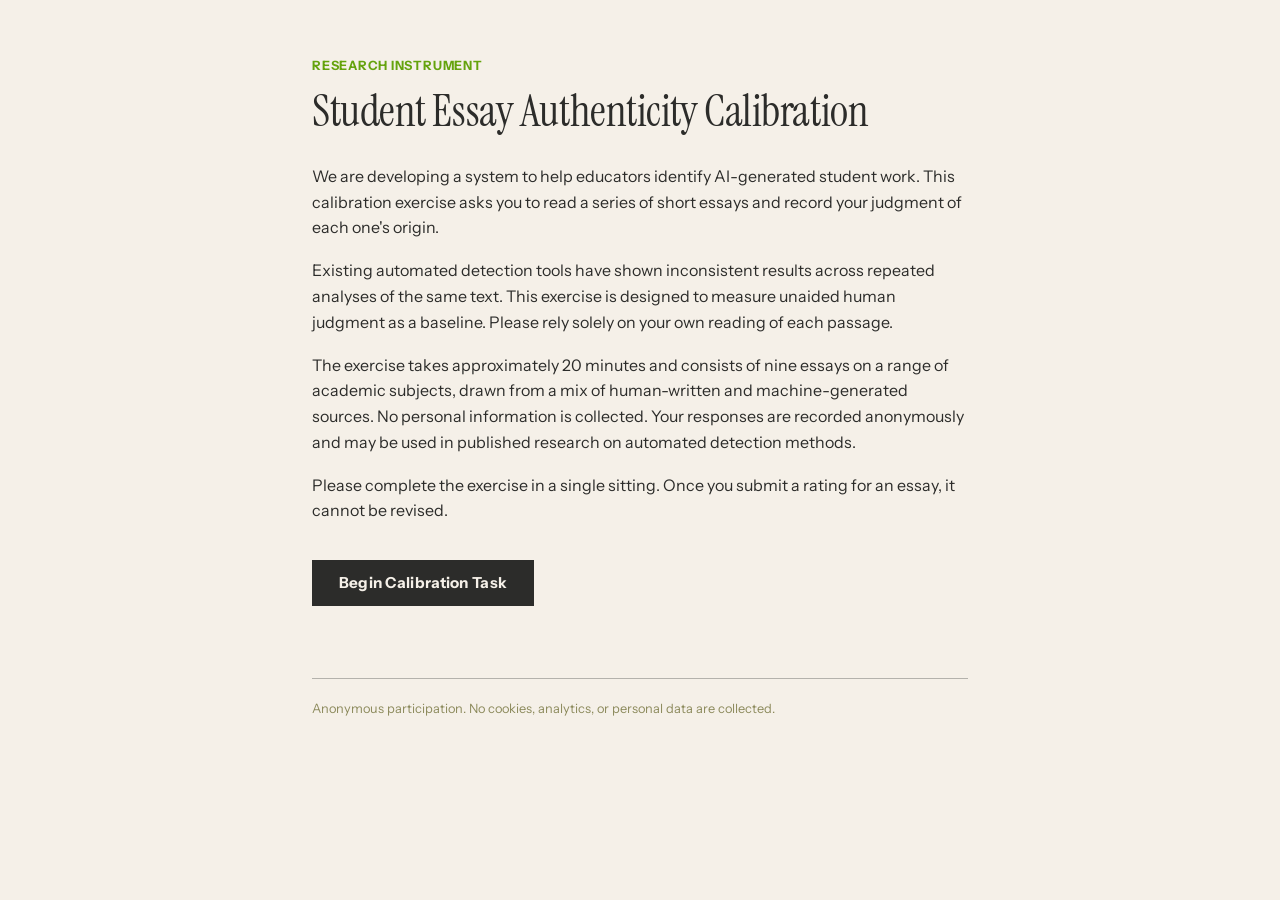
<file: index.html>
<!DOCTYPE html>
<html lang="en">
<head>
<meta charset="utf-8">
<meta name="viewport" content="width=device-width, initial-scale=1">
<meta name="robots" content="index, follow">
<title>Student Essay Authenticity Calibration</title>
<meta name="description" content="A brief, anonymous volunteer exercise: read a series of short academic essays and judge whether each was written by a person or generated by AI. Helps calibrate tools for identifying AI-generated student work. About 20 minutes; no personal information collected.">
<meta name="keywords" content="AI detection, AI-generated text, human vs AI writing, AI writing detector, student essays, AI text identification, calibration study">
<link rel="canonical" href="https://candc3d.github.io/detection-experiment/">
<meta property="og:type" content="website">
<meta property="og:site_name" content="Student Essay Authenticity Calibration">
<meta property="og:title" content="Student Essay Authenticity Calibration">
<meta property="og:description" content="A brief, anonymous volunteer exercise: read short academic essays and judge whether each was written by a person or generated by AI. About 20 minutes.">
<meta property="og:url" content="https://candc3d.github.io/detection-experiment/">
<meta name="twitter:card" content="summary">
<meta name="twitter:title" content="Student Essay Authenticity Calibration">
<meta name="twitter:description" content="A brief, anonymous volunteer exercise in judging whether essays are human-written or AI-generated. About 20 minutes.">
<script type="application/ld+json">
{"@context":"https://schema.org","@type":"WebSite","name":"Student Essay Authenticity Calibration","url":"https://candc3d.github.io/detection-experiment/","description":"A volunteer exercise in judging whether short academic essays were written by a person or generated by AI, supporting research on automated detection of AI-generated student work."}
</script>
<link rel="preconnect" href="https://fonts.googleapis.com">
<link rel="preconnect" href="https://fonts.gstatic.com" crossorigin>
<link rel="stylesheet" href="https://fonts.googleapis.com/css2?family=Instrument+Sans:wght@400;700&family=Instrument+Serif&family=DM+Mono&display=swap">
<link rel="stylesheet" href="assets/style.css">
</head>
<body>
<noscript>
<div class="noscript">This calibration exercise requires JavaScript. Please enable JavaScript and reload the page.</div>
</noscript>
<main class="container">
  <header class="site-header">
    <p class="eyebrow">Research Instrument</p>
    <h1>Student Essay Authenticity Calibration</h1>
  </header>

  <section class="prose">
    <p>We are developing a system to help educators identify AI-generated student work. This calibration exercise asks you to read a series of short essays and record your judgment of each one's origin.</p>

    <p>Existing automated detection tools have shown inconsistent results across repeated analyses of the same text. This exercise is designed to measure unaided human judgment as a baseline. Please rely solely on your own reading of each passage.</p>

    <p>The exercise takes approximately 20 minutes and consists of nine essays on a range of academic subjects, drawn from a mix of human-written and machine-generated sources. No personal information is collected. Your responses are recorded anonymously and may be used in published research on automated detection methods.</p>

    <p>Please complete the exercise in a single sitting. Once you submit a rating for an essay, it cannot be revised.</p>
  </section>

  <div class="action-row">
    <a href="experiment.html" class="button-primary">Begin Calibration Task</a>
  </div>

  <footer class="site-footer">
    <p>Anonymous participation. No cookies, analytics, or personal data are collected.</p>
  </footer>
</main>
</body>
</html>
</file>
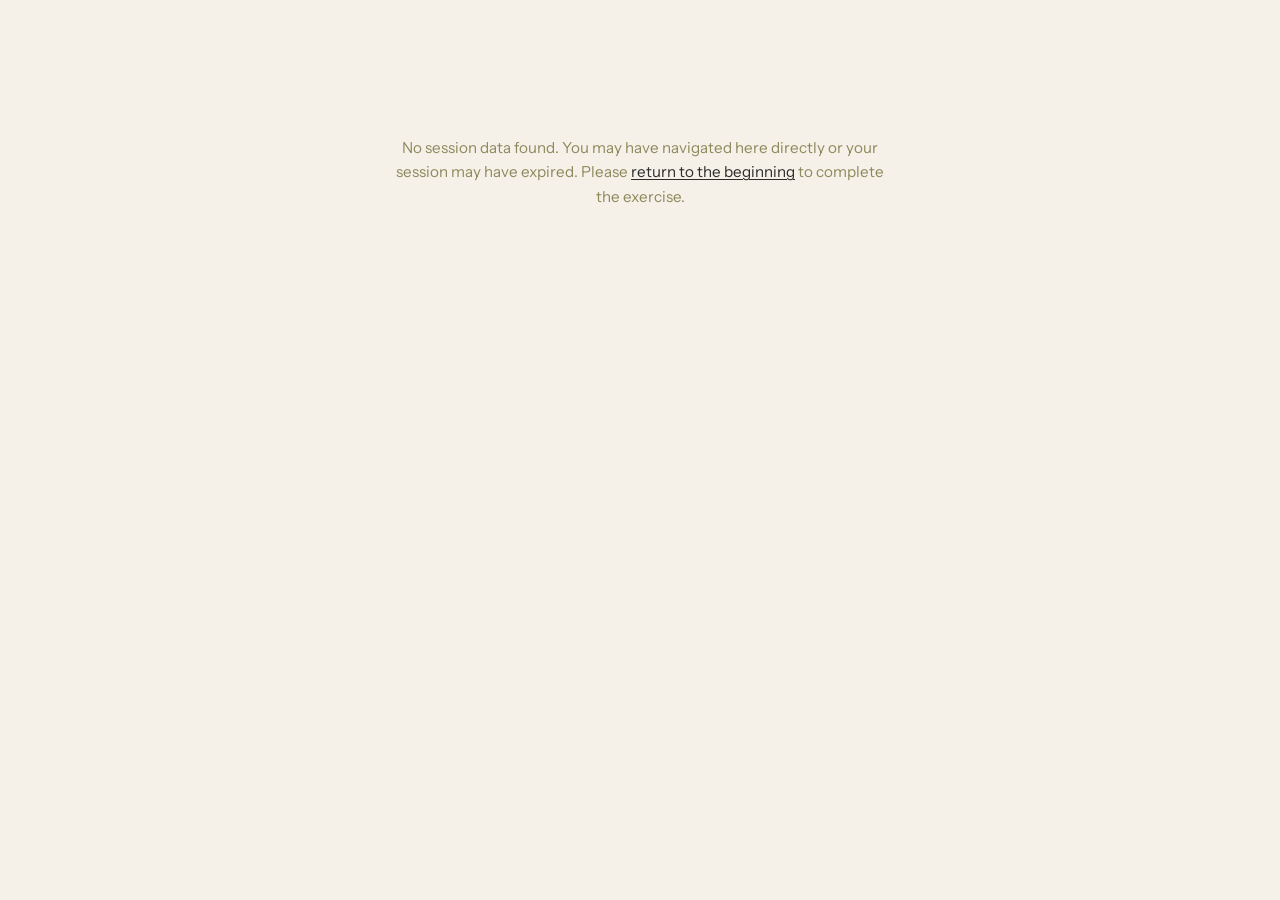
<file: debrief.html>
<!DOCTYPE html>
<html lang="en">
<head>
<meta charset="utf-8">
<meta name="viewport" content="width=device-width, initial-scale=1">
<meta name="robots" content="noindex">
<title>Debrief</title>
<link rel="preconnect" href="https://fonts.googleapis.com">
<link rel="preconnect" href="https://fonts.gstatic.com" crossorigin>
<link rel="stylesheet" href="https://fonts.googleapis.com/css2?family=Instrument+Sans:wght@400;700&family=Instrument+Serif&family=DM+Mono&display=swap">
<link rel="stylesheet" href="assets/style.css">
</head>
<body>
<noscript>
<div class="noscript">This page requires JavaScript to display your debrief.</div>
</noscript>

<main class="container">
  <div id="debrief-content" hidden>
    <header class="site-header">
      <p class="eyebrow">Debrief</p>
      <h1>Thank you for participating.</h1>
    </header>

    <section class="prose">
      <p>The exercise you just completed was not a calibration tool for an AI-detection system. It was an experiment designed to test whether people can reliably distinguish human-written text from AI-generated text &mdash; and whether the confidence they bring to that judgment is warranted.</p>

      <p id="branch-reveal">You were assigned to Branch <strong id="branch-letter">&mdash;</strong>.</p>

      <div id="branch-explanation"></div>

      <h2>Your ratings</h2>
      <div id="summary-block" class="summary-block"></div>

      <h2>A note on the texts</h2>
      <p>One essay in the corpus (Andy Warhol, Grok) is a sub-paragraph cut at a sentence boundary; all 49 other excerpts end at paragraph boundaries.</p>

      <h2>A request</h2>
      <p>If you found this exercise interesting, we ask that you share the link with others who might take it. The experiment's findings are strongest with a larger participant pool, and the design depends on participants not knowing the real question in advance &mdash; so please do not describe the nature of the experiment to people you plan to send it to.</p>

      <div class="share-row">
        <input type="text" id="share-url" readonly>
        <button type="button" class="button-secondary" id="copy-button">Copy link</button>
      </div>
      <p class="share-confirm" id="copy-confirm" hidden>Link copied.</p>
    </section>

    <footer class="site-footer">
      <p>Your responses have been recorded anonymously.</p>
    </footer>
  </div>

  <div id="debrief-fallback" class="debrief-fallback" hidden>
    <p>No session data found. You may have navigated here directly or your session may have expired. Please <a href="index.html">return to the beginning</a> to complete the exercise.</p>
  </div>
</main>

<script>
(function () {
  const contentEl = document.getElementById('debrief-content');
  const fallbackEl = document.getElementById('debrief-fallback');

  let payload = null;
  try { payload = window.sessionStorage.getItem('debrief_payload'); } catch (_) {}

  let data = null;
  if (payload) {
    try { data = JSON.parse(payload); } catch (_) { data = null; }
  }

  if (!data || !data.branch || !Array.isArray(data.responses)) {
    fallbackEl.hidden = false;
    return;
  }

  contentEl.hidden = false;

  const branchEl = document.getElementById('branch-letter');
  const explanationEl = document.getElementById('branch-explanation');
  const summaryEl = document.getElementById('summary-block');

  {
    branchEl.textContent = data.branch;

    const responses = data.responses || [];
    const NAIVE_SOURCES = ['ChatGPT', 'DeepSeek', 'Grok'];
    const meanFor = (filterFn) => {
      const subset = responses.filter(filterFn);
      if (!subset.length) return null;
      return (subset.reduce((s, r) => s + Number(r.human_likeness || 0), 0) / subset.length).toFixed(2);
    };
    const avgLikeness = responses.length
      ? (responses.reduce((s, r) => s + Number(r.human_likeness || 0), 0) / responses.length).toFixed(2)
      : '—';
    const humanAvg = meanFor(r => r.source === 'Human');
    const naiveAvg = meanFor(r => NAIVE_SOURCES.indexOf(r.source) !== -1);
    const evasiveAvg = meanFor(r => r.source === 'Evasive');

    let explanation = '';
    if (data.branch === 'A') {
      explanation = `
        <p>You were told that the nine essays were AI-generated. In fact, <strong>all nine were written by human students</strong>. Your average human-likeness rating was <strong>${avgLikeness}</strong> out of 5. A rating below 5 means you judged at least some human writing as machine-like &mdash; a false positive under the framing you were given.</p>
        <p>Branch A measures how the "AI" framing biases perception of writing that is, in fact, entirely human.</p>`;
    } else if (data.branch === 'B') {
      explanation = `
        <p>You were told that the essays were a mix of human and AI writing. In fact, <strong>all nine were AI-generated</strong>, drawn from ChatGPT, DeepSeek, and Grok (three essays from each). Your average human-likeness rating was <strong>${avgLikeness}</strong> out of 5. Any rating above 1 indicates that at least some AI writing read as plausibly human to you.</p>
        <p>Branch B measures how readily AI prose passes as human when a reader is told some of it might be.</p>`;
    } else if (data.branch === 'C') {
      const humanMean = humanAvg ?? '—';
      const naiveMean = naiveAvg ?? '—';
      const evasiveMean = evasiveAvg ?? '—';
      const evasionGap = (naiveAvg !== null && evasiveAvg !== null)
        ? (Number(evasiveAvg) - Number(naiveAvg)).toFixed(2)
        : '—';
      explanation = `
        <p>You were told that the essays were a mix of human and AI writing. In fact, you read <strong>three human-written essays, three unmodified AI essays</strong> (one each from ChatGPT, DeepSeek, and Grok), <strong>and three AI essays that were prompted to mimic human writing</strong> &mdash; presented in random order.</p>
        <ul>
          <li>Average rating you gave the <strong>human</strong> essays: ${humanMean} / 5</li>
          <li>Average rating you gave the <strong>standard AI</strong> essays: ${naiveMean} / 5</li>
          <li>Average rating you gave the <strong>evasive AI</strong> essays: ${evasiveMean} / 5</li>
          <li>Evasion lift (evasive &minus; standard AI): ${evasionGap}</li>
        </ul>
        <p>The gap between your human and AI means measures whether you discriminated at all. The evasion lift measures whether AI prompted to mimic human writing read as more human-like to you than unmodified AI output.</p>`;
    }

    explanationEl.innerHTML = explanation;

    const confidence = data.self_assessment != null ? data.self_assessment : '—';
    summaryEl.innerHTML = `
      <p>You rated your general ability to distinguish AI from human writing at <strong>${confidence}</strong> out of 5.</p>
      <p>Your ratings have been recorded and will contribute to the published findings.</p>
    `;

    window.sessionStorage.removeItem('debrief_payload');
  }

  const shareInput = document.getElementById('share-url');
  const shareUrl = window.location.origin + window.location.pathname.replace(/debrief\.html$/, '');
  shareInput.value = shareUrl;

  document.getElementById('copy-button').addEventListener('click', function () {
    shareInput.select();
    shareInput.setSelectionRange(0, shareInput.value.length);
    let ok = false;
    try {
      if (navigator.clipboard && navigator.clipboard.writeText) {
        navigator.clipboard.writeText(shareInput.value);
        ok = true;
      } else {
        ok = document.execCommand('copy');
      }
    } catch (_) { ok = false; }
    const confirmEl = document.getElementById('copy-confirm');
    confirmEl.textContent = ok ? 'Link copied.' : 'Press Ctrl/Cmd+C to copy.';
    confirmEl.hidden = false;
  });
})();
</script>
</body>
</html>
</file>
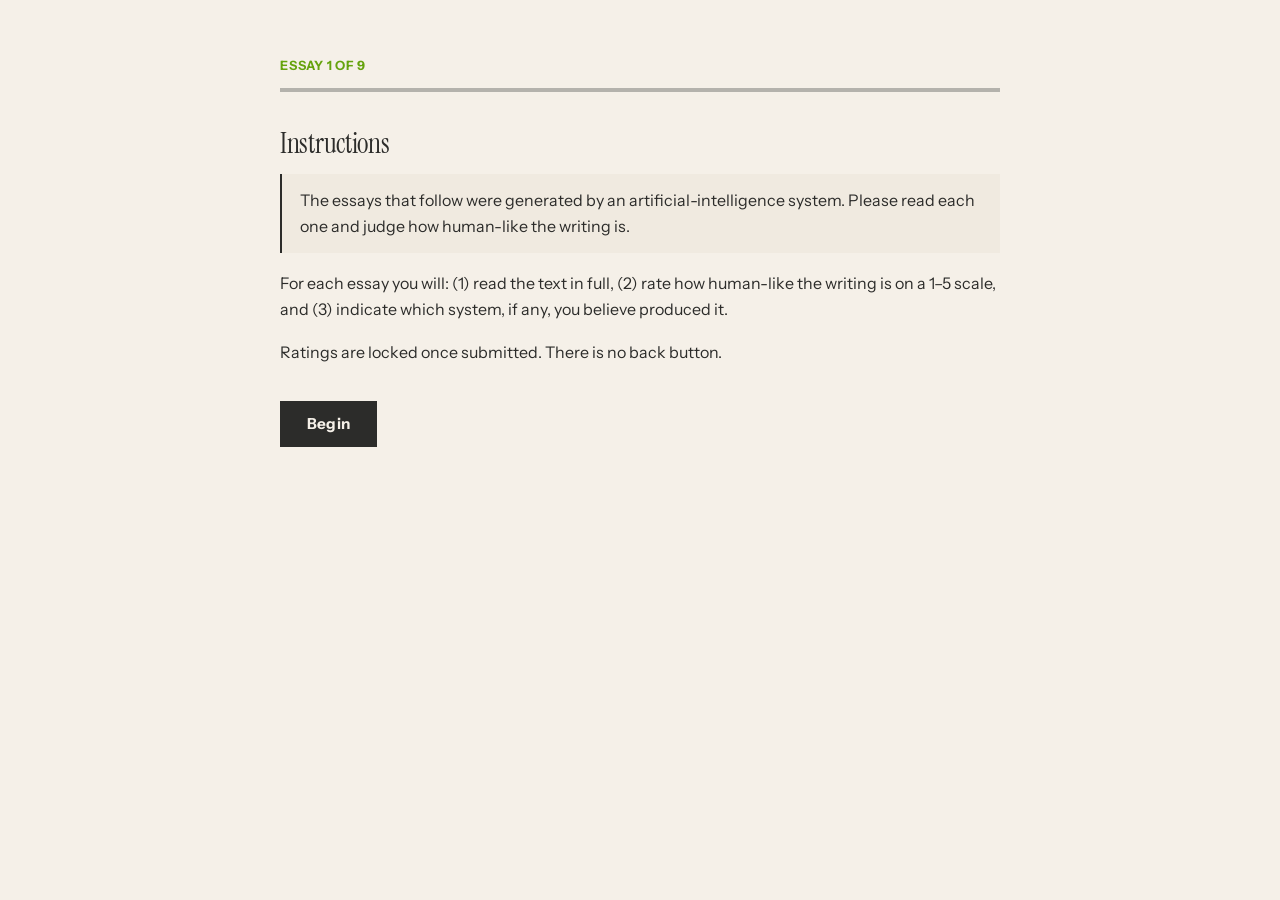
<file: experiment.html>
<!DOCTYPE html>
<html lang="en">
<head>
<meta charset="utf-8">
<meta name="viewport" content="width=device-width, initial-scale=1">
<meta name="robots" content="noindex">
<title>Calibration Task</title>
<link rel="preconnect" href="https://fonts.googleapis.com">
<link rel="preconnect" href="https://fonts.gstatic.com" crossorigin>
<link rel="stylesheet" href="https://fonts.googleapis.com/css2?family=Instrument+Sans:wght@400;700&family=Instrument+Serif&family=DM+Mono&display=swap">
<link rel="stylesheet" href="assets/style.css">
</head>
<body>
<noscript>
<div class="noscript">This calibration exercise requires JavaScript. Please enable JavaScript and reload the page.</div>
</noscript>

<main class="container container-wide">
  <header class="experiment-header">
    <p class="eyebrow" id="progress-label">Essay 1 of 9</p>
    <div class="progress-bar" aria-hidden="true"><div class="progress-fill" id="progress-fill"></div></div>
  </header>

  <section id="instructions-panel" class="panel" hidden>
    <h2>Instructions</h2>
    <p id="instructions-text"></p>
    <p>For each essay you will: (1) read the text in full, (2) rate how human-like the writing is on a 1&ndash;5 scale, and (3) indicate which system, if any, you believe produced it.</p>
    <p>Ratings are locked once submitted. There is no back button.</p>
    <div class="action-row">
      <button type="button" class="button-primary" id="start-button">Begin</button>
    </div>
  </section>

  <section id="essay-panel" class="panel" hidden>
    <article class="essay">
      <h2 id="essay-topic"></h2>
      <div id="essay-text" class="essay-text"></div>
    </article>

    <form id="rating-form" class="rating-form" novalidate>
      <fieldset class="rating-fieldset">
        <legend>How human-like is this essay's writing?</legend>
        <div class="scale" id="likeness-scale" role="radiogroup" aria-label="Human-likeness rating">
          <!-- 1..5 injected -->
        </div>
        <div class="scale-labels"><span>Least human-like</span><span>Most human-like</span></div>
      </fieldset>

      <fieldset class="attribution-fieldset">
        <legend>If AI was used to generate this essay, which system do you think produced it?</legend>
        <div id="attribution-options" class="attribution-options"></div>
      </fieldset>

      <fieldset class="reasoning-fieldset">
        <legend>What features informed your rating? Select all that apply.</legend>
        <div id="reasoning-options" class="reasoning-options"></div>
      </fieldset>

      <div class="action-row">
        <button type="submit" class="button-primary" id="next-button">Next</button>
      </div>
      <p class="form-error" id="form-error" hidden>Please complete both questions before continuing.</p>
    </form>
  </section>

  <section id="self-assessment-panel" class="panel" hidden>
    <h2>One final question</h2>
    <form id="self-assessment-form" class="rating-form">
      <fieldset class="rating-fieldset">
        <legend>How confident are you in your general ability to distinguish AI-generated text from human-written text?</legend>
        <div class="scale" id="confidence-scale" role="radiogroup" aria-label="Confidence rating">
          <!-- 1..5 injected -->
        </div>
        <div class="scale-labels"><span>Not confident</span><span>Very confident</span></div>
      </fieldset>
      <div class="action-row">
        <button type="submit" class="button-primary" id="submit-button">Submit</button>
      </div>
      <p class="form-error" id="confidence-error" hidden>Please select a rating.</p>
    </form>
  </section>

  <section id="submitting-panel" class="panel" hidden>
    <h2>Submitting your responses&hellip;</h2>
    <p id="submit-status">Please do not close this window.</p>
  </section>
</main>

<script src="assets/experiment.js"></script>
</body>
</html>
</file>
<file: assets/style.css>
/* Detection Experiment — styled to match The Carwash Test visual language:
   warm cream palette, Instrument Serif headings, Instrument Sans body,
   DM Mono accents, pumpkin + olive accents, sharp corners, left-rule callouts. */

:root {
  --bg: #f5f0e8;
  --bg-alt: #f0eae0;
  --ink: #2c2c2a;
  --ink-soft: #56544e;
  --muted: #8c8a5c;
  --light: #b4b2ac;
  --pumpkin: #ff7a05;
  --olive: #65a30d;
  --olive-dark: #3f6212;
  --steel: #7b8fa1;

  --warn-bg: #f5e29c;
  --warn-text: #82641e;
  --error-bg: #f5c8c6;
  --error-text: #8c3c3c;

  --max: 44rem;
  --max-wide: 48rem;

  --serif: "Instrument Serif", Georgia, "Times New Roman", serif;
  --sans: "Instrument Sans", -apple-system, BlinkMacSystemFont, system-ui, sans-serif;
  --mono: "DM Mono", "SF Mono", Menlo, Consolas, monospace;
}

* { box-sizing: border-box; }

html, body {
  margin: 0;
  padding: 0;
  background: var(--bg);
  color: var(--ink);
  font-family: var(--sans);
  font-size: 16px;
  line-height: 1.6;
  -webkit-font-smoothing: antialiased;
  -moz-osx-font-smoothing: grayscale;
}

:focus-visible {
  outline: 3px solid var(--pumpkin);
  outline-offset: 2px;
  border-radius: 2px;
}

.noscript {
  background: var(--warn-bg);
  border-bottom: 1px solid var(--warn-text);
  color: var(--warn-text);
  padding: 1rem;
  text-align: center;
  font-family: var(--sans);
}

.container {
  max-width: var(--max);
  margin: 0 auto;
  padding: 3.5rem 1.5rem 5rem;
}

.container-wide { max-width: var(--max-wide); }

.eyebrow {
  font-family: var(--sans);
  text-transform: uppercase;
  font-size: 0.8rem;
  font-weight: 700;
  letter-spacing: 0.06em;
  color: var(--olive);
  margin: 0 0 0.75rem;
}

h1 {
  font-family: var(--serif);
  font-weight: 400;
  font-size: clamp(2rem, 5vw, 2.75rem);
  line-height: 1.08;
  letter-spacing: -0.01em;
  margin: 0 0 1.75rem;
  color: var(--ink);
}

h2 {
  font-family: var(--serif);
  font-weight: 400;
  font-size: 1.75rem;
  line-height: 1.15;
  letter-spacing: -0.01em;
  margin: 2.25rem 0 0.85rem;
  color: var(--ink);
}

p { margin: 0 0 1.1rem; }

.prose p { font-size: 1rem; color: var(--ink); }
.prose ul { margin: 0 0 1.1rem; padding-left: 1.4rem; }
.prose li { margin-bottom: 0.4rem; }

a {
  color: var(--ink);
  text-decoration: underline;
  text-underline-offset: 2px;
  text-decoration-thickness: 1px;
}
a:hover { color: var(--pumpkin); }

/* --- Buttons --- */

.action-row { margin: 2.25rem 0 1rem; }

.button-primary {
  display: inline-block;
  font-family: var(--sans);
  font-size: 0.95rem;
  font-weight: 700;
  letter-spacing: 0.02em;
  padding: 0.8rem 1.6rem;
  border: 1px solid var(--ink);
  background: var(--ink);
  color: var(--bg);
  text-decoration: none;
  cursor: pointer;
  border-radius: 0;
  line-height: 1.2;
  transition: background-color 0.15s ease, border-color 0.15s ease, color 0.15s ease;
}
.button-primary:hover {
  background: var(--pumpkin);
  border-color: var(--pumpkin);
  color: var(--bg);
}

.button-secondary {
  display: inline-block;
  font-family: var(--sans);
  font-size: 0.9rem;
  letter-spacing: 0.02em;
  padding: 0.7rem 1.3rem;
  border: 1px solid var(--light);
  background: var(--bg-alt);
  color: var(--ink);
  text-decoration: none;
  cursor: pointer;
  border-radius: 0;
  transition: background-color 0.15s ease, border-color 0.15s ease, color 0.15s ease;
}
.button-secondary:hover {
  border-color: var(--ink);
  background: var(--ink);
  color: var(--bg);
}

/* --- Header / footer --- */

.site-header { margin-bottom: 1.5rem; }

.site-footer {
  margin-top: 4.5rem;
  padding-top: 1.25rem;
  border-top: 1px solid var(--light);
  font-size: 0.8rem;
  color: var(--muted);
  font-family: var(--sans);
}

.debrief-fallback {
  margin: 5rem auto;
  max-width: 32rem;
  text-align: center;
  color: var(--muted);
  font-size: 0.95rem;
}
.debrief-fallback p { margin: 0; }

/* --- Experiment --- */

.experiment-header { margin-bottom: 2.25rem; }

.progress-bar {
  height: 4px;
  background: var(--light);
  overflow: hidden;
  margin-top: 0.6rem;
}
.progress-fill {
  height: 100%;
  width: 0%;
  background: var(--pumpkin);
  transition: width 0.35s ease;
}

.panel {
  background: transparent;
  border: 0;
  padding: 0;
}

/* Branch framing reads like a Carwash prompt-line. */
#instructions-text {
  background: var(--bg-alt);
  border-left: 2px solid var(--ink);
  padding: 14px 18px;
  margin: 0 0 1.1rem;
}

/* --- Essay --- */

.essay { margin-bottom: 2.5rem; }
.essay h2 {
  margin-top: 0;
  margin-bottom: 1.25rem;
  font-size: 2rem;
}
.essay-text {
  font-family: var(--sans);
  font-size: 1.0625rem; /* ~17px, comfortable for long reading */
  line-height: 1.75;
  color: var(--ink);
}
.essay-text p { margin: 0 0 1.2rem; }

/* --- Rating form --- */

.rating-form {
  border-top: 1px solid var(--light);
  margin-top: 2.5rem;
  padding-top: 2rem;
}

fieldset { border: 0; padding: 0; margin: 0 0 2rem; }

legend {
  font-family: var(--sans);
  font-weight: 700;
  font-size: 1.05rem;
  color: var(--ink);
  line-height: 1.4;
  margin-bottom: 1rem;
  padding: 0;
}

/* 1-5 scale — big serif numerals in pill buttons (echoes Carwash tally counts) */
.scale { display: flex; gap: 0.5rem; margin: 0.25rem 0 0.6rem; }
.scale label {
  flex: 1 1 0;
  min-height: 3.25rem;
  display: flex;
  align-items: center;
  justify-content: center;
  border: 1px solid var(--light);
  background: var(--bg-alt);
  font-family: var(--serif);
  font-size: 1.5rem;
  color: var(--ink);
  cursor: pointer;
  user-select: none;
  transition: background-color 0.12s ease, border-color 0.12s ease, color 0.12s ease;
}
.scale input { position: absolute; opacity: 0; pointer-events: none; }
.scale label:hover { border-color: var(--ink); background: var(--bg); }
.scale label:focus-within { outline: 3px solid var(--pumpkin); outline-offset: 2px; }
.scale label.selected {
  background: var(--ink);
  color: var(--bg);
  border-color: var(--ink);
}

.scale-labels {
  display: flex;
  justify-content: space-between;
  font-size: 0.72rem;
  color: var(--muted);
  font-family: var(--sans);
  letter-spacing: 0.06em;
  text-transform: uppercase;
  margin-top: 0.4rem;
}

/* --- Attribution --- */

.attribution-options { display: flex; flex-direction: column; gap: 0.4rem; }
.attribution-options label {
  display: flex;
  align-items: center;
  gap: 0.75rem;
  padding: 0.7rem 0.9rem;
  border: 1px solid var(--light);
  background: var(--bg-alt);
  cursor: pointer;
  font-family: var(--sans);
  font-size: 0.95rem;
  color: var(--ink);
  transition: background-color 0.12s ease, border-color 0.12s ease, box-shadow 0.12s ease;
}
.attribution-options label:hover { border-color: var(--ink); background: var(--bg); }
.attribution-options label.selected {
  border-color: var(--ink);
  background: var(--bg);
  box-shadow: inset 3px 0 0 var(--pumpkin);
}
.attribution-options label:focus-within { outline: 3px solid var(--pumpkin); outline-offset: 2px; }
.attribution-options input {
  margin: 0;
  accent-color: var(--pumpkin);
  width: 1rem;
  height: 1rem;
  flex-shrink: 0;
}
.attribution-options .divider {
  border-top: 1px solid var(--light);
  margin: 0.6rem 0 0.15rem;
  height: 0;
}

/* --- Reasoning codes (multi-select checkboxes) --- */

.reasoning-options { display: flex; flex-direction: column; gap: 0.4rem; }
.reasoning-options label {
  display: flex;
  align-items: center;
  gap: 0.75rem;
  padding: 0.7rem 0.9rem;
  border: 1px solid var(--light);
  background: var(--bg-alt);
  cursor: pointer;
  font-family: var(--sans);
  font-size: 0.95rem;
  color: var(--ink);
  transition: background-color 0.12s ease, border-color 0.12s ease, box-shadow 0.12s ease;
}
.reasoning-options label:hover { border-color: var(--ink); background: var(--bg); }
.reasoning-options label.selected {
  border-color: var(--ink);
  background: var(--bg);
  box-shadow: inset 3px 0 0 var(--pumpkin);
}
.reasoning-options label:focus-within { outline: 3px solid var(--pumpkin); outline-offset: 2px; }
.reasoning-options input {
  margin: 0;
  accent-color: var(--pumpkin);
  width: 1rem;
  height: 1rem;
  flex-shrink: 0;
}

/* --- Errors --- */

.form-error {
  color: var(--error-text);
  font-family: var(--sans);
  font-weight: 700;
  font-size: 0.88rem;
  margin: 0.5rem 0 0;
}

/* --- Debrief --- */

.summary-block {
  background: var(--bg-alt);
  border: 1px solid var(--light);
  border-left: 3px solid var(--pumpkin);
  padding: 1.1rem 1.35rem;
  margin: 0.5rem 0 1.5rem;
  font-size: 0.97rem;
}
.summary-block p { margin: 0 0 0.6rem; }
.summary-block p:last-child { margin-bottom: 0; }

.share-row { display: flex; gap: 0.5rem; margin-top: 1rem; }
.share-row input {
  flex: 1;
  padding: 0.7rem 0.85rem;
  border: 1px solid var(--light);
  background: var(--bg-alt);
  color: var(--ink);
  font-family: var(--mono);
  font-size: 0.85rem;
  border-radius: 0;
}
.share-row input:focus-visible {
  outline: 3px solid var(--pumpkin);
  outline-offset: 2px;
  border-color: var(--ink);
}

.share-confirm {
  color: var(--olive-dark);
  font-family: var(--sans);
  font-weight: 700;
  font-size: 0.85rem;
  margin: 0.5rem 0 0;
}

/* --- Mobile --- */

@media (max-width: 600px) {
  .container { padding: 2rem 1.1rem 3rem; }
  h2 { font-size: 1.5rem; }
  .essay h2 { font-size: 1.6rem; }
  .essay-text { font-size: 1.02rem; line-height: 1.7; }
  .scale label { min-height: 2.9rem; font-size: 1.25rem; }
  .scale { gap: 0.35rem; }
  .button-primary, .button-secondary { width: 100%; text-align: center; }
  .share-row { flex-direction: column; }
}
</file>
